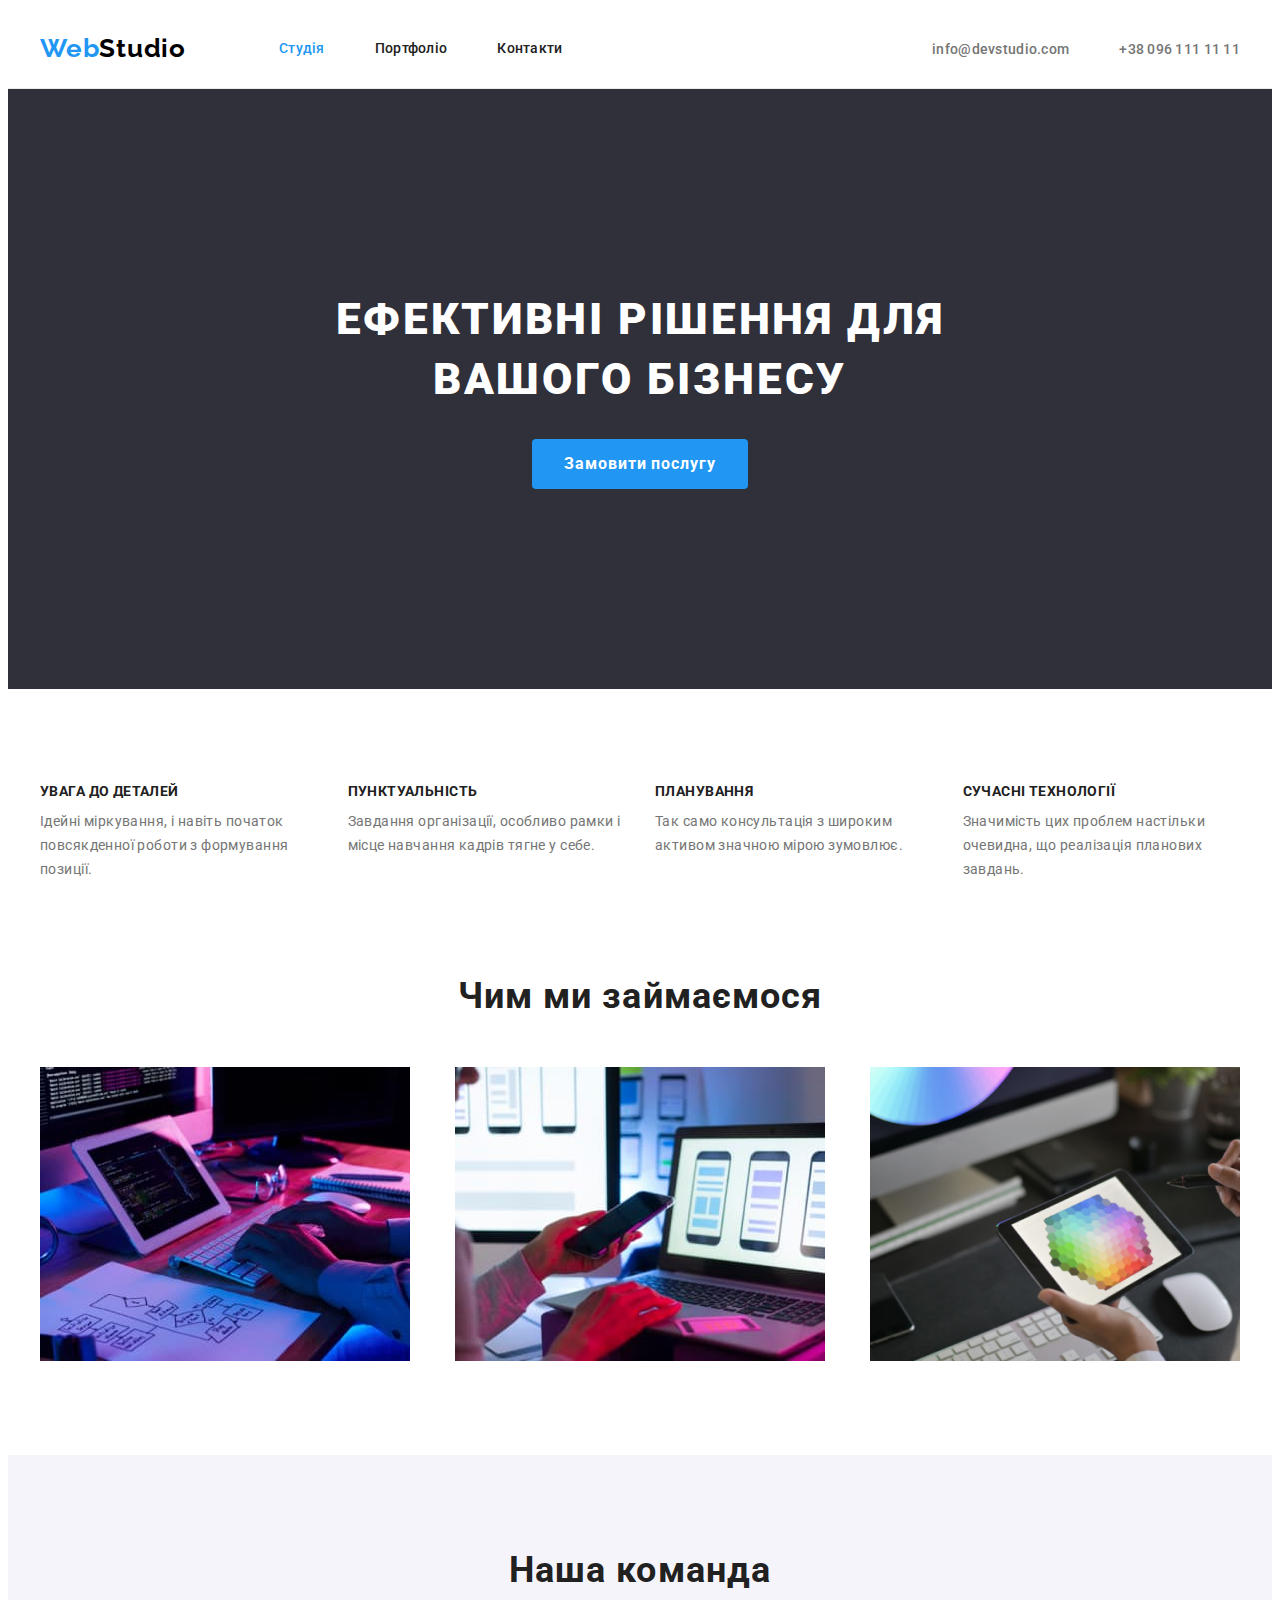
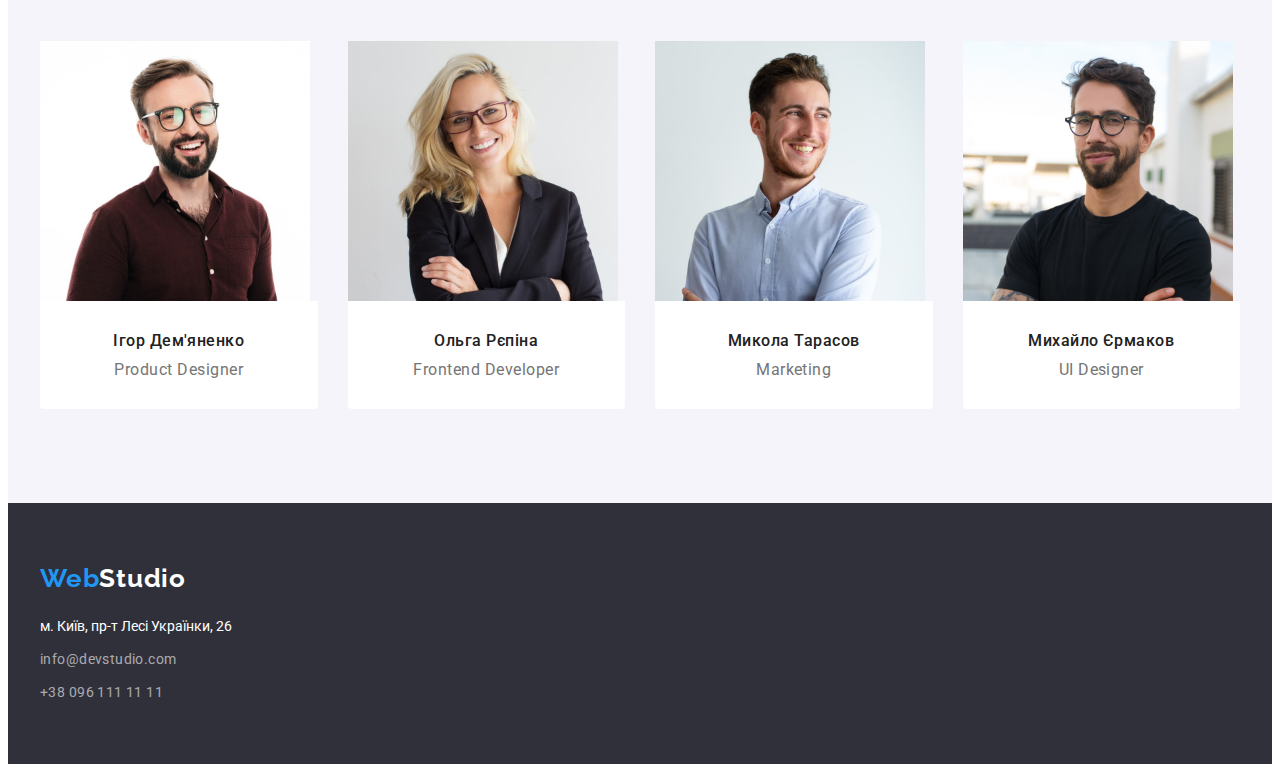
<file: index.html>
<!DOCTYPE html>
<html lang="uk">
  <head>
    <meta charset="UTF-8" />
    <meta http-equiv="X-UA-Compatible" content="IE=edge" />
    <meta name="viewport" content="width=device-width, initial-scale=1.0" />
    <title>WebStudio</title>
    <link rel="preconnect" href="https://fonts.googleapis.com">
    <link rel="preconnect" href="https://fonts.gstatic.com" crossorigin>
    <link href="https://fonts.googleapis.com/css2?family=Raleway:wght@700&family=Roboto:wght@400;500;700;900&display=swap"
      rel="stylesheet">
    <link rel="stylesheet" href="https://cdnjs.cloudflare.com/ajax/libs/modern-normalize/1.1.0/modern-normalize.min.css"
        integrity="sha512-wpPYUAdjBVSE4KJnH1VR1HeZfpl1ub8YT/NKx4PuQ5NmX2tKuGu6U/JRp5y+Y8XG2tV+wKQpNHVUX03MfMFn9Q=="
        crossorigin="anonymous" referrerpolicy="no-referrer" />
    <link rel="stylesheet" href="./css/styles.css"/>
  </head>
  <body>
    <header>
      <div class="header-container container">
        <nav class="header-nav">
          <a href="/" class="logo link"> 
          <span class="first-part">Web</span><span class="second-part">Studio</span>
          </a>
          <ul class="nav-list list">
            <li class="nav-list-item"><a href="./index.html" class="header-nav-link link current">Студія</a></li>
            <li class="nav-list-item"><a href="./portfolio.html" class="header-nav-link link">Портфоліо</a></li>
            <li class="nav-list-item"><a href="#" class="header-nav-link link">Контакти</a></li>
          </ul>
        </nav>
  
        <ul class="header-group list">
          <li class="header-group-item"><a href="mailto:info@devstudio.com" class="header-email link">info@devstudio.com</a></li>
          <li class="header-group-item"><a href="tel:+380961111111" class="header-tel link">+38 096 111 11 11</a></li>
        </ul>
      </div>
    </header>

    <main>
        <section class="hero">
        <div class="container">
            <h1 class="hero-title">Ефективні рішення для вашого бізнесу</h1>
            <button type="button" class="hero-btn">Замовити послугу</button>
        </div>
        </section>

        <section class="section">
            <div class="container">
              <h2 class="visually-hidden">Переваги</h2>
              <ul class="advantage-list list">
                <li class="advantage-list-item">
                  <h3 class="advantage-title">УВАГА ДО ДЕТАЛЕЙ</h3><p class="advantage-item">Ідейні міркування, і навіть початок повсякденної роботи з
                    формування позиції.</p></li>
                <li class="advantage-list-item">
                  <h3 class="advantage-title">ПУНКТУАЛЬНІСТЬ</h3><p class="advantage-item">Завдання організації, особливо рамки і місце навчання кадрів тягне
                    у себе.</p></li>
                <li class="advantage-list-item">
                  <h3 class="advantage-title">ПЛАНУВАННЯ</h3><p class="advantage-item">Так само консультація з широким активом значною мірою зумовлює.</p></li>
                <li class="advantage-list-item">
                  <h3 class="advantage-title">СУЧАСНІ ТЕХНОЛОГІЇ</h3><p class="advantage-item">Значимість цих проблем настільки очевидна, що реалізація планових
                    завдань.</p></li>
              </ul>
            </div>
          </section>

          <section class="section about-section">
           <div class="container">
              <h2 class="section-title">Чим ми займаємося</h2>
              <ul class="about-list list">
                <li>
                  <img src="./images/box1.jpg" alt="laptop" width="370" />
                </li>
                <li>
                  <img src="./images/box2.jpg" alt="desktop" width="370" />
                </li>
                <li>
                  <img src="./images/box3.jpg" alt="tablet" width="370" />
                </li>
              </ul>
           </div>
          </section>
      

      
        <section class="section team">
          <div class="container">
            <h2 class="section-title">Наша команда</h2>
              <ul class="team-list list">
                <li class="team-player">
                  <img class="team-img" src="./images/team1.jpg" alt="product-designer" width="270" />
                  <div class="team-text">
                    <h3 class="person">Ігор Дем'яненко</h3>
                    <p class="position">Product Designer</p>
                  </div>
                </li>
      
                <li class="team-player">
                  <img class="team-img" src="./images/team2.jpg" alt="frontend-developer" width="270" />
                  <div class="team-text">
                    <h3 class="person">Ольга Рєпіна</h3>
                    <p class="position">Frontend Developer</p>
                  </div>
                </li>
      
                <li class="team-player">
                  <img class="team-img" src="./images/team3.jpg" alt="marketing" width="270" />
                  <div class="team-text">
                    <h3 class="person">Микола Тарасов</h3>
                    <p class="position">Marketing</p>
                  </div>
                </li>
      
                <li class="team-player">
                  <img class="team-img" src="./images/team4.jpg" alt="designer" width="270" />
                  <div class="team-text">
                    <h3 class="person">Михайло Єрмаков</h3>
                    <p class="position">UI Designer</p>
                  </div>
                </li>
              </ul>
          </div>
        </section>
  

    </main>

    <footer class="footer">
      <div class="container">
        <a href="/" class="futer-logo link">
          <span class="futer-first-part">Web</span><span class="futer-second-part">Studio</span>
        </a>
    
        <address>
          <ul class="list">
            <li class="futer-item">
              <a href="https://goo.gl/maps/8StzC4tndzceAY5B7" target="_blank" class="address link">м. Київ, пр-т Лесі
                Українки, 26
              </a>
            </li>
            <li class="futer-item"><a href="mailto:info@devstudio.com" class="contacts link">info@devstudio.com</a></li>
            <li class="futer-item"><a href="tel:+380961111111" class="contacts link">+38 096 111 11 11</a></li>
          </ul>
        </address>
      </div>
    </footer>
  </body>
</html>
</file>
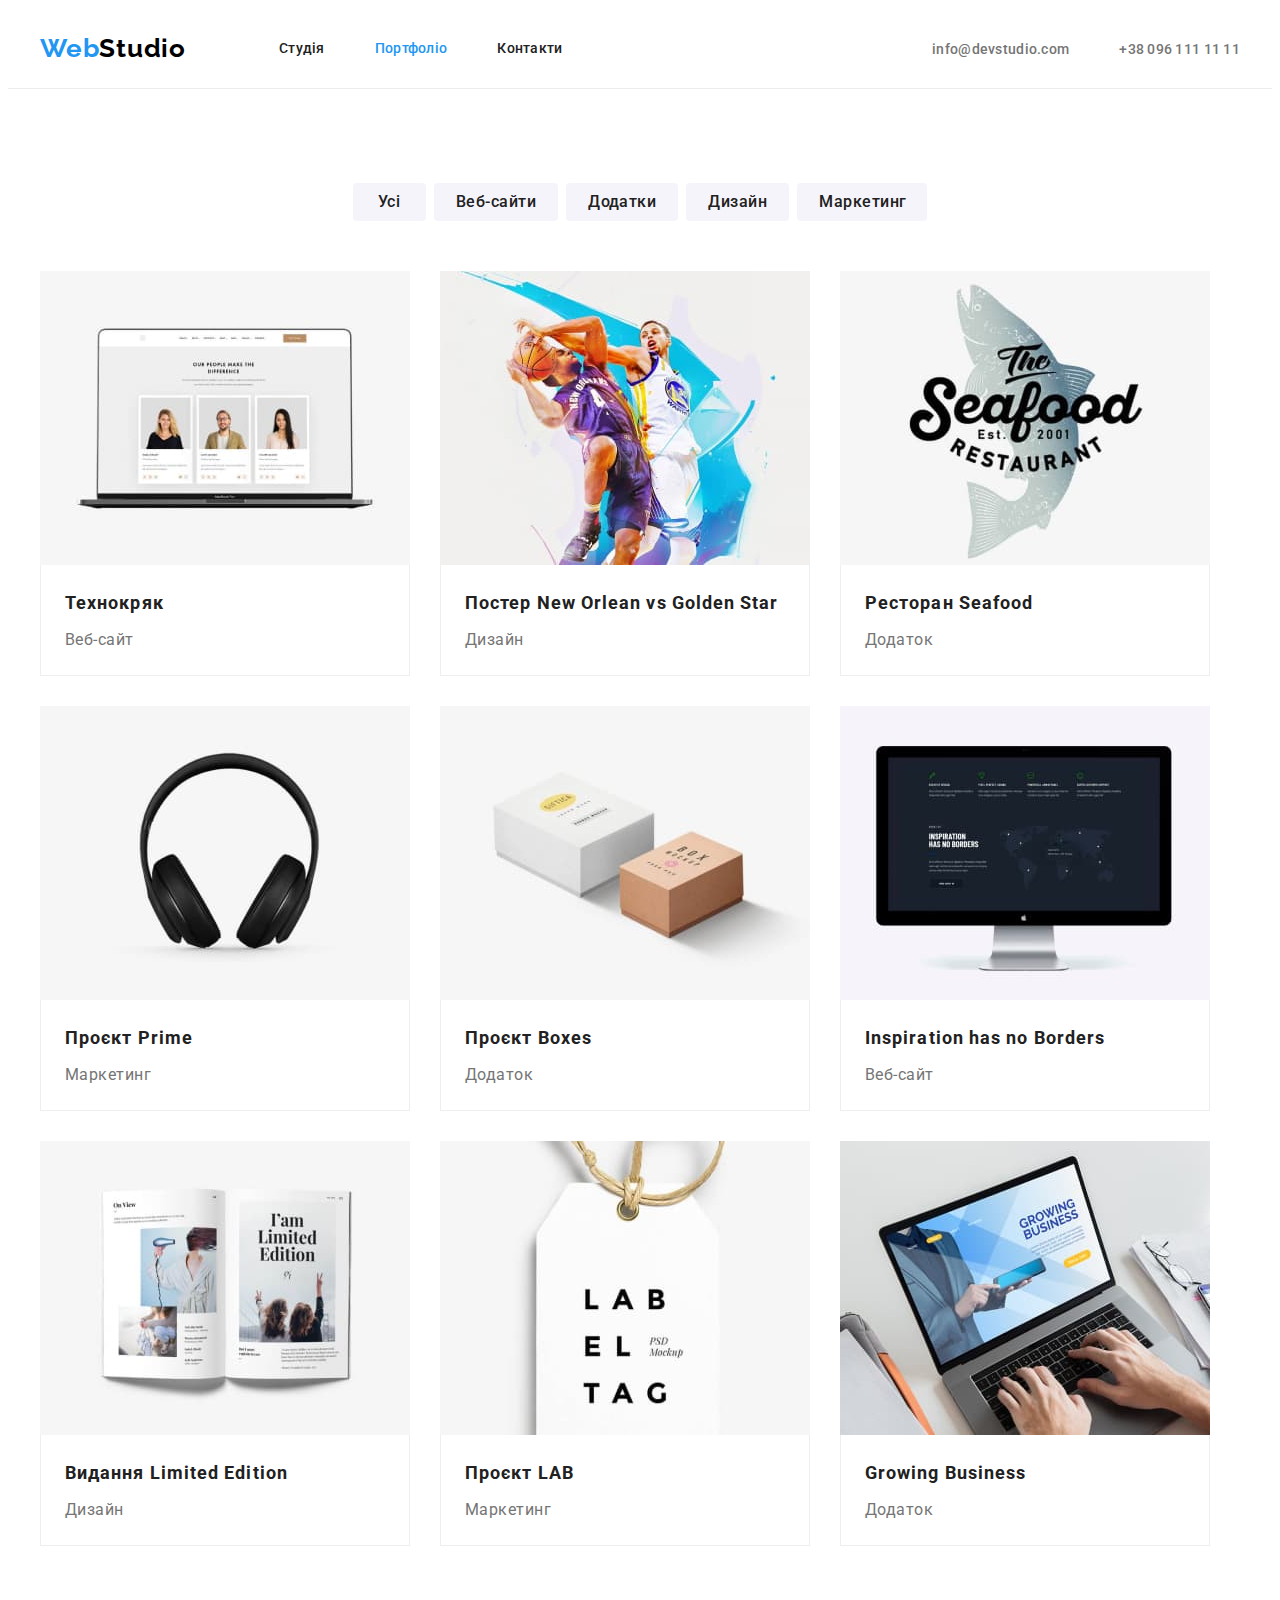
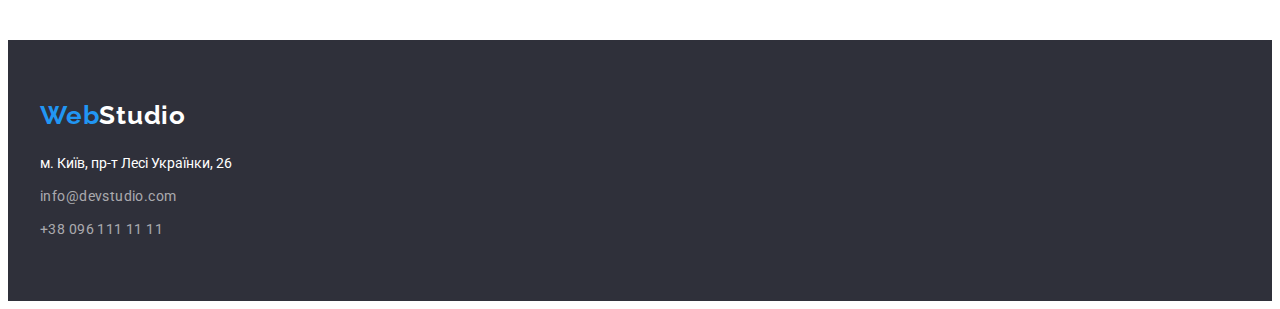
<file: portfolio.html>
<!DOCTYPE html>
<html lang="uk">
  <head>
    <meta charset="UTF-8" />
    <meta http-equiv="X-UA-Compatible" content="IE=edge" />
    <meta name="viewport" content="width=device-width, initial-scale=1.0" />

    <title>Portfolio</title>

    <link rel="preconnect" href="https://fonts.googleapis.com" />
    <link rel="preconnect" href="https://fonts.gstatic.com" crossorigin />
    <link
      href="https://fonts.googleapis.com/css2?family=Raleway:wght@700&family=Roboto:wght@400;500;700;900&display=swap"
      rel="stylesheet"
    />

    <link rel="stylesheet" href="https://cdnjs.cloudflare.com/ajax/libs/modern-normalize/1.1.0/modern-normalize.min.css"
      integrity="sha512-wpPYUAdjBVSE4KJnH1VR1HeZfpl1ub8YT/NKx4PuQ5NmX2tKuGu6U/JRp5y+Y8XG2tV+wKQpNHVUX03MfMFn9Q=="
      crossorigin="anonymous" referrerpolicy="no-referrer" />

      
    <link rel="stylesheet" href="./css/styles.css" />
  </head>
  <body>
        <header>
      <div class="header-container container">
        <nav class="header-nav">
          <a href="/" class="logo link"> 
          <span class="first-part">Web</span><span class="second-part">Studio</span>
          </a>
          <ul class="nav-list list">
            <li class="nav-list-item"><a href="./index.html" class="header-nav-link link">Студія</a></li>
            <li class="nav-list-item"><a href="./portfolio.html" class="header-nav-link link current">Портфоліо</a></li>
            <li class="nav-list-item"><a href="#" class="header-nav-link link">Контакти</a></li>
          </ul>
        </nav>
  
        <ul class="header-group list">
          <li class="header-group-item"><a href="mailto:info@devstudio.com" class="header-email link">info@devstudio.com</a>
          </li>
          <li class="header-group-item"><a href="tel:+380961111111" class="header-tel link">+38 096 111 11 11</a></li>
        </ul>
      </div>
    </header>

    <main>
        <section class="section">
         <div class="container">
            <h1 class="visually-hidden">Filters</h1>
            <ul class="filters list">
              <li><button type="button" class="btn">Усі</button></li>
              <li><button type="button" class="btn">Веб-сайти</button></li>
              <li><button type="button" class="btn">Додатки</button></li>
              <li><button type="button" class="btn">Дизайн</button></li>
              <li><button type="button" class="btn">Маркетинг</button></li>
            </ul>
         
            <ul class="portfolio-list list">
              <li>
                <a href="#">
                  <img src="./images/project1.jpg" alt="website" width="370" />
                  <div class="portfolio-describe">
                    <h2 class="portfolio-title link">Технокряк</h2>
                    <p class="portfolio-item link">Веб-сайт</p>
                  </div>
                </a>
              </li>
              <li>
                <a href="#">
                  <img src="./images/project2.jpg" alt="design" width="370" />
                  <div class="portfolio-describe">
                    <h2 class="portfolio-title link">Постер New Orlean vs Golden Star</h2>
                    <p class="portfolio-item link">Дизайн</p>
                  </div>
                </a>
              </li>
              <li>
                <a href="#">
                  <img src="./images/project3.jpg" alt="app" width="370" />
                  <div class="portfolio-describe">
                    <h2 class="portfolio-title">Ресторан Seafood</h2>
                    <p class="portfolio-item">Додаток</p>
                  </div>
                </a>
              </li>
              <li>
                <a href="#">
                  <img src="./images/project4.jpg" alt="marketing" width="370" />
                  <div class="portfolio-describe">
                    <h2 class="portfolio-title">Проєкт Prime</h2>
                    <p class="portfolio-item">Маркетинг</p>
                  </div>
                </a>
              </li>
              <li>
                <a href="#">
                  <img src="./images/project5.jpg" alt="app" width="370" />
                  <div class="portfolio-describe">
                    <h2 class="portfolio-title">Проєкт Boxes</h2>
                    <p class="portfolio-item">Додаток</p>
                  </div>
                </a>
              </li>
              <li>
                <a href="#">
                  <img src="./images/project6.jpg" alt="website" width="370" />
                  <div class="portfolio-describe">
                    <h2 class="portfolio-title">Inspiration has no Borders</h2>
                    <p class="portfolio-item">Веб-сайт</p>
                  </div>
                </a>
              </li>
              <li>
                <a href="#">
                  <img src="./images/project7.jpg" alt="design" width="370" />
                  <div class="portfolio-describe">
                    <h2 class="portfolio-title">Видання Limited Edition</h2>
                    <p class="portfolio-item">Дизайн</p>
                  </div>
                </a>
              </li>
              <li>
                <a href="#">
                  <img src="./images/project8.jpg" alt="marketing" width="370" />
                  <div class="portfolio-describe">
                    <h2 class="portfolio-title">Проєкт LAB</h2>
                    <p class="portfolio-item">Маркетинг</p>
                  </div>
                </a>
              </li>
              <li>
                <a href="#">
                  <img src="./images/project9.jpg" alt="app" width="370" />
                  <div class="portfolio-describe">
                    <h2 class="portfolio-title">Growing Business</h2>
                    <p class="portfolio-item">Додаток</p>
                  </div>
                </a>
              </li>
            </ul>
          </div>
        </section>
    </main>

    <footer class="footer">
      <div class="container">
        <a href="/" class="futer-logo link">
          <span class="futer-first-part">Web</span><span class="futer-second-part">Studio</span>
        </a>
    
        <address>
          <ul class="list">
            <li class="futer-item">
              <a href="https://goo.gl/maps/8StzC4tndzceAY5B7" target="_blank" class="address link">м. Київ, пр-т Лесі
                Українки, 26
              </a>
            </li>
            <li class="futer-item"><a href="mailto:info@devstudio.com" class="contacts link">info@devstudio.com</a></li>
            <li class="futer-item"><a href="tel:+380961111111" class="contacts link">+38 096 111 11 11</a></li>
          </ul>
        </address>
      </div>
    </footer>
  </body>
</html>
</file>
<file: css/styles.css>
/*General styles*/
:root {
  --accent-color: #2196f3;
  --main-color: #757575;
  --second-color: #fff;
  --titles-color: #212121;
  --dark-bcg: #2f303a;
  --grey-bcg: #f5f4fa;
  --second-accent-color: #188ce8;
}

body {
  font-family: "Roboto", sans-serif;
  color: var(--main-color);
  background-color: var(--second-color);
}

h1,
h2,
h3,
h4,
h5,
h6,
p {
  margin: 0;
}

ul {
  margin: 0;
  padding-left: 0;
}

a {
  text-decoration: none;
}

img {
  display: block;
}


.link {
  text-decoration: none;
  color: currentColor;
}

.container {
  margin: 0 auto;
  width: 1200px;
  padding-left: 15px;
  padding-right: 15px;
  text-align: center;
}

.section {
  padding: 94px 0;
}

.list {
  list-style: none;
  margin: 0;
  padding: 0;
}

header {
  background-color: var(--second-color);
  border-bottom: 1px solid #ECECEC;

  
}

.header-container {
  display: flex;
  align-items: center;
  
}

.header-nav {
  display: flex;
  align-items: center;
}

.nav-list {
  display: flex;
  align-items: center;
}

.header-group {
  display: flex;
  align-items: center;
  margin-left: auto;
}

.header-group-item:first-child {
  margin-right: 50px;
}
.nav-list-item:not(:last-child) {
  margin-right: 50px;
}

.logo {
  font-family: "Raleway";
  font-style: normal;
  font-weight: 700;
  font-size: 26px;
  line-height: calc(31 / 26);
  letter-spacing: 0.03em;
  margin-right: 93px;
}

.first-part {
  color: var(--accent-color);
}
.second-part {
  color: #000000;
}

.link.current {
  color: var(--accent-color);
}

.header-nav-link {
  font-weight: 500;
  font-size: 14px;
  line-height: calc(16 / 14);
  letter-spacing: 0.02em;
  color: var(--titles-color);
  display: block;
  padding: 32px 0px;
}

.header-nav-link:hover,
.header-nav-link:focus {
  color: var(--accent-color);
}

.header-tel,
.header-email {
  font-weight: 500;
  font-size: 14px;
  line-height: calc(16 / 14);
  letter-spacing: 0.02em;
  color: var(--main-color);
  padding: 32px 0px;
}

.header-tel:hover,
.header-tel:focus {
  color: var(--accent-color);
}

.header-email:hover,
.header-email:focus {
  color: var(--accent-color);
}

.hero {
  background-color: var(--dark-bcg);
  padding: 200px 0px;
}

.hero-title {
  font-weight: 900;
  font-size: 44px;
  line-height: calc(60 / 44);
  text-align: center;
  letter-spacing: 0.06em;
  text-transform: uppercase;
  color: var(--second-color);
  max-width: 696px;
  margin: 0 auto;
}

.hero-btn {
  font-family: inherit;
  font-weight: 700;
  font-size: 16px;
  line-height: calc(30 / 16);
  letter-spacing: 0.06em;
  color: var(--second-color);
  background-color: var(--accent-color);
  border: none;
  border-radius: 4px;
  min-width: 216px;
  padding: 10px 32px;
  cursor: pointer;
  margin-top: 30px;
  
}

.btn {
  font-family: inherit;
  font-weight: 500;
  font-size: 16px;
  line-height: calc(26 / 16);
  text-align: center;
  letter-spacing: 0.03em;
  color: var(--titles-color);
  background-color: var(--grey-bcg);
  cursor: pointer;
  padding: 6px 22px;
  min-width: 73px;
  max-width: 130px;
  height: 38px;
  border-radius: 4px;
  border: none;
}

.hero-btn:active,
.btn:active,
.btn:hover,
.btn:focus {
  background-color: var(--accent-color);
  color: var(--second-color);
}

.hero-btn:hover,
.hero-btn:focus {
  background-color: var(--second-accent-color);
}

.advantage-list {
display: flex;
justify-content: space-between;  
text-align: left;
max-height: 98px;
}

.advantage-list-item {
  flex-basis: calc((100% - 30px * 3) / 4);
  
}
.advantage-title {
  font-weight: 700;
  font-size: 14px;
  line-height: calc(16 / 14);
  letter-spacing: 0.03em;
  text-transform: uppercase;
  color: var(--titles-color);
  margin-bottom: 10px;
}

.advantage-item {
  font-weight: 400;
  font-size: 14px;
  line-height: calc(24 / 14);
  letter-spacing: 0.03em;
  color: var(--main-color);
  
}

.about-section {
  padding-top: 0;
}

.about-list {
  display: flex;
  justify-content: space-between;
  gap: 30px;
}

.section-title {
  font-weight: 700;
  font-size: 36px;
  line-height: calc(42 / 36);
  text-align: center;
  letter-spacing: 0.03em;
  color: var(--titles-color);
  align-items: flex-start;
  margin-bottom: 50px;
  margin-left: auto;
  margin-right: auto;
}
.team-list {
  display: flex;
  gap: 30px;
}

.team {background-color: var(--grey-bcg);}

.team-player {
  flex-basis: calc( (100% - 30px * 3) / 4);
}


.team-text {
  padding-top: 30px;
  padding-bottom: 30px;
  background-color: var(--second-color);
  border-radius: 0px 0px 4px 4px;
}
.person {
  font-weight: 500;
  font-size: 16px;
  line-height: calc(19 / 16);
  text-align: center;
  letter-spacing: 0.03em;
  color: var(--titles-color);
  margin-bottom: 10px;
}

.position {
  font-size: 16px;
  line-height: calc(19 / 16);
  text-align: center;
  letter-spacing: 0.03em;
  color: var(--main-color);
}

.portfolio-title {
  font-weight: 700;
  font-size: 18px;
  line-height: calc(36 / 18);
  letter-spacing: 0.06em;
  color: var(--titles-color);
  margin-bottom: 4px;

}

.portfolio-item {
  font-size: 16px;
  line-height: calc(30 / 16);
  letter-spacing: 0.03em;
  color: var(--main-color);
}

.footer {
  background-color: var(--dark-bcg);
  padding-bottom: 60px;
}

.address {
  display: block;
  font-family: "Roboto";
  font-style: normal;
  font-weight: 400;
  font-size: 14px;
  line-height: calc(24 / 14);
  color: var(--second-color);
  text-align: left;
  
}

.contacts {
  font-style: normal;
  font-size: 14px;
  line-height: calc(24 / 14);
  letter-spacing: 0.03em;
  color: rgba(255, 255, 255, 0.6);
  /* display: block; */
}

.address:hover,
.address:focus,
.contacts:hover,
.contacts:focus {
  color: var(--accent-color);
}


.futer-logo {
  display: block;
  font-family: "Raleway";
  font-style: normal;
  font-weight: 700;
  font-size: 26px;
  line-height: calc(31 / 26);
  letter-spacing: 0.03em;
  margin-bottom: 20px;
  padding-top: 60px;
  text-align: left;
  
}

.futer-item:not(:last-child) {
  margin-bottom: 9px;
  display: block;
  text-align: left;
}

.contacts {
  display: block;
  text-align: left;
}

.futer-first-part {
  color: var(--accent-color);
}

.futer-second-part {
  color: var(--second-color);
}


.visually-hidden {
  position: absolute;
  width: 1px;
  height: 1px;
  margin: -1px;
  border: 0;
  padding: 0;
  white-space: nowrap;
  clip-path: inset(100%);
  clip: rect(0 0 0 0);
  overflow: hidden;
}

.filters {
  display: flex;
  justify-content: center;
  margin-bottom: 50px;
  gap: 8px;
}

.portfolio-list {
  display: flex;
  flex-wrap: wrap;
  gap: 30px;
}

.portfolio-describe {
padding: 20px 24px;
border: 1px solid #EEEEEE;
border-top: none;
text-align: left;
}
</file>
